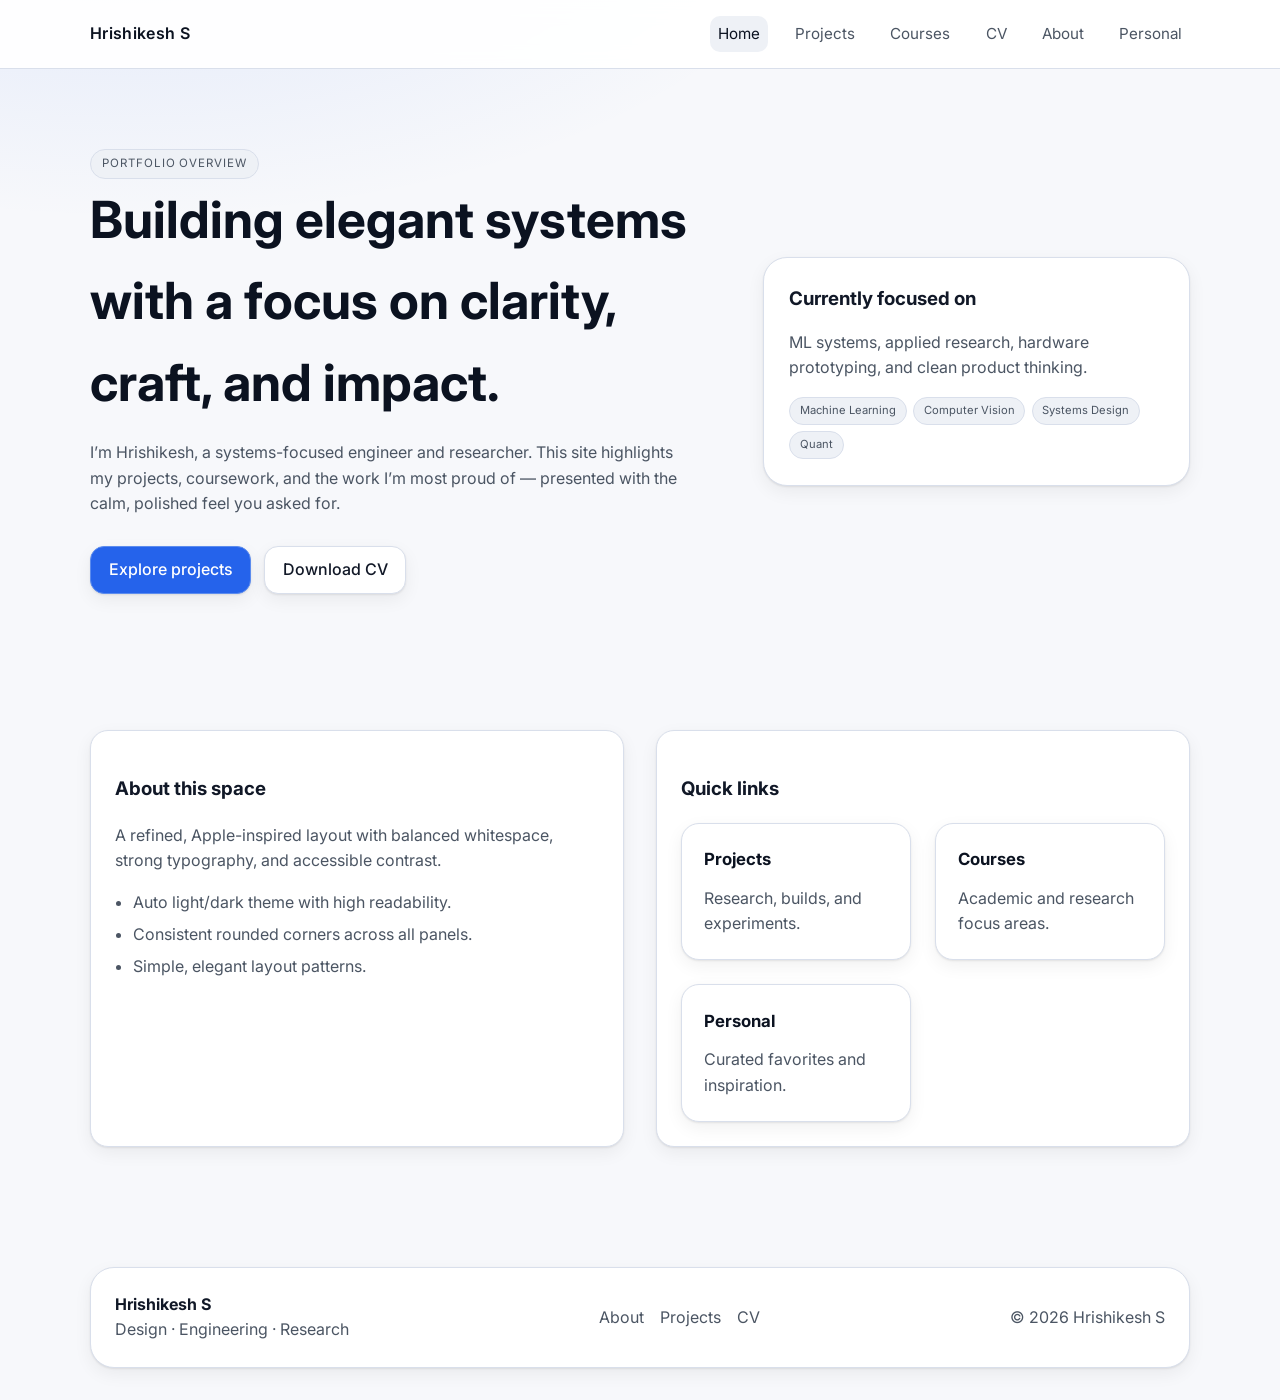
<file: index.html>
<!DOCTYPE html>
<html lang="en">
<head>
  <meta charset="UTF-8" />
  <meta name="viewport" content="width=device-width, initial-scale=1.0" />
  <title>Hrishikesh S — Home</title>
  <link rel="stylesheet" href="style.css" />
  <link rel="preconnect" href="https://fonts.googleapis.com" />
  <link rel="preconnect" href="https://fonts.gstatic.com" crossorigin />
  <link href="https://fonts.googleapis.com/css2?family=Inter:wght@300;400;500;600;700&display=swap" rel="stylesheet" />
</head>
<body>
  <nav class="navbar">
    <div class="container navbar-inner">
      <a class="nav-brand" href="index.html">Hrishikesh S</a>
      <button class="nav-toggle" aria-expanded="false" aria-label="Toggle navigation">☰</button>
      <div class="nav-menu">
        <a href="index.html">Home</a>
        <a href="projects.html">Projects</a>
        <a href="courses.html">Courses</a>
        <a href="cv.html">CV</a>
        <a href="about.html">About</a>
        <a href="personal.html">Personal</a>
      </div>
    </div>
  </nav>

  <main>
    <section class="hero">
      <div class="container hero-grid">
        <div>
          <span class="pill">Portfolio Overview</span>
          <h1 class="hero-title">Building elegant systems with a focus on clarity, craft, and impact.</h1>
          <p class="hero-sub">I’m Hrishikesh, a systems-focused engineer and researcher. This site highlights my projects, coursework, and the work I’m most proud of — presented with the calm, polished feel you asked for.</p>
          <div class="hero-actions">
            <a class="btn btn-primary" href="projects.html">Explore projects</a>
            <a class="btn" href="resume.pdf">Download CV</a>
          </div>
        </div>
        <div class="hero-card">
          <h3>Currently focused on</h3>
          <p class="muted">ML systems, applied research, hardware prototyping, and clean product thinking.</p>
          <div class="tag-list" style="margin-top:1rem">
            <span class="tag">Machine Learning</span>
            <span class="tag">Computer Vision</span>
            <span class="tag">Systems Design</span>
            <span class="tag">Quant</span>
          </div>
        </div>
      </div>
    </section>

    <section class="section">
      <div class="container split">
        <div class="surface reveal">
          <h3>About this space</h3>
          <p class="muted">A refined, Apple-inspired layout with balanced whitespace, strong typography, and accessible contrast.</p>
          <ul class="list">
            <li>Auto light/dark theme with high readability.</li>
            <li>Consistent rounded corners across all panels.</li>
            <li>Simple, elegant layout patterns.</li>
          </ul>
        </div>
        <div class="surface reveal">
          <h3>Quick links</h3>
          <div class="card-grid">
            <a class="card" href="projects.html">
              <h3>Projects</h3>
              <p class="muted">Research, builds, and experiments.</p>
            </a>
            <a class="card" href="courses.html">
              <h3>Courses</h3>
              <p class="muted">Academic and research focus areas.</p>
            </a>
            <a class="card" href="personal.html">
              <h3>Personal</h3>
              <p class="muted">Curated favorites and inspiration.</p>
            </a>
          </div>
        </div>
      </div>
    </section>
  </main>

  <footer class="site-footer">
    <div class="container footer-inner">
      <div>
        <strong>Hrishikesh S</strong>
        <div class="muted">Design · Engineering · Research</div>
      </div>
      <div class="footer-links">
        <a href="about.html">About</a>
        <a href="projects.html">Projects</a>
        <a href="cv.html">CV</a>
      </div>
      <div class="muted">© <span id="year"></span> Hrishikesh S</div>
    </div>
  </footer>

  <script src="script.js"></script>
</body>
</html>
</file>
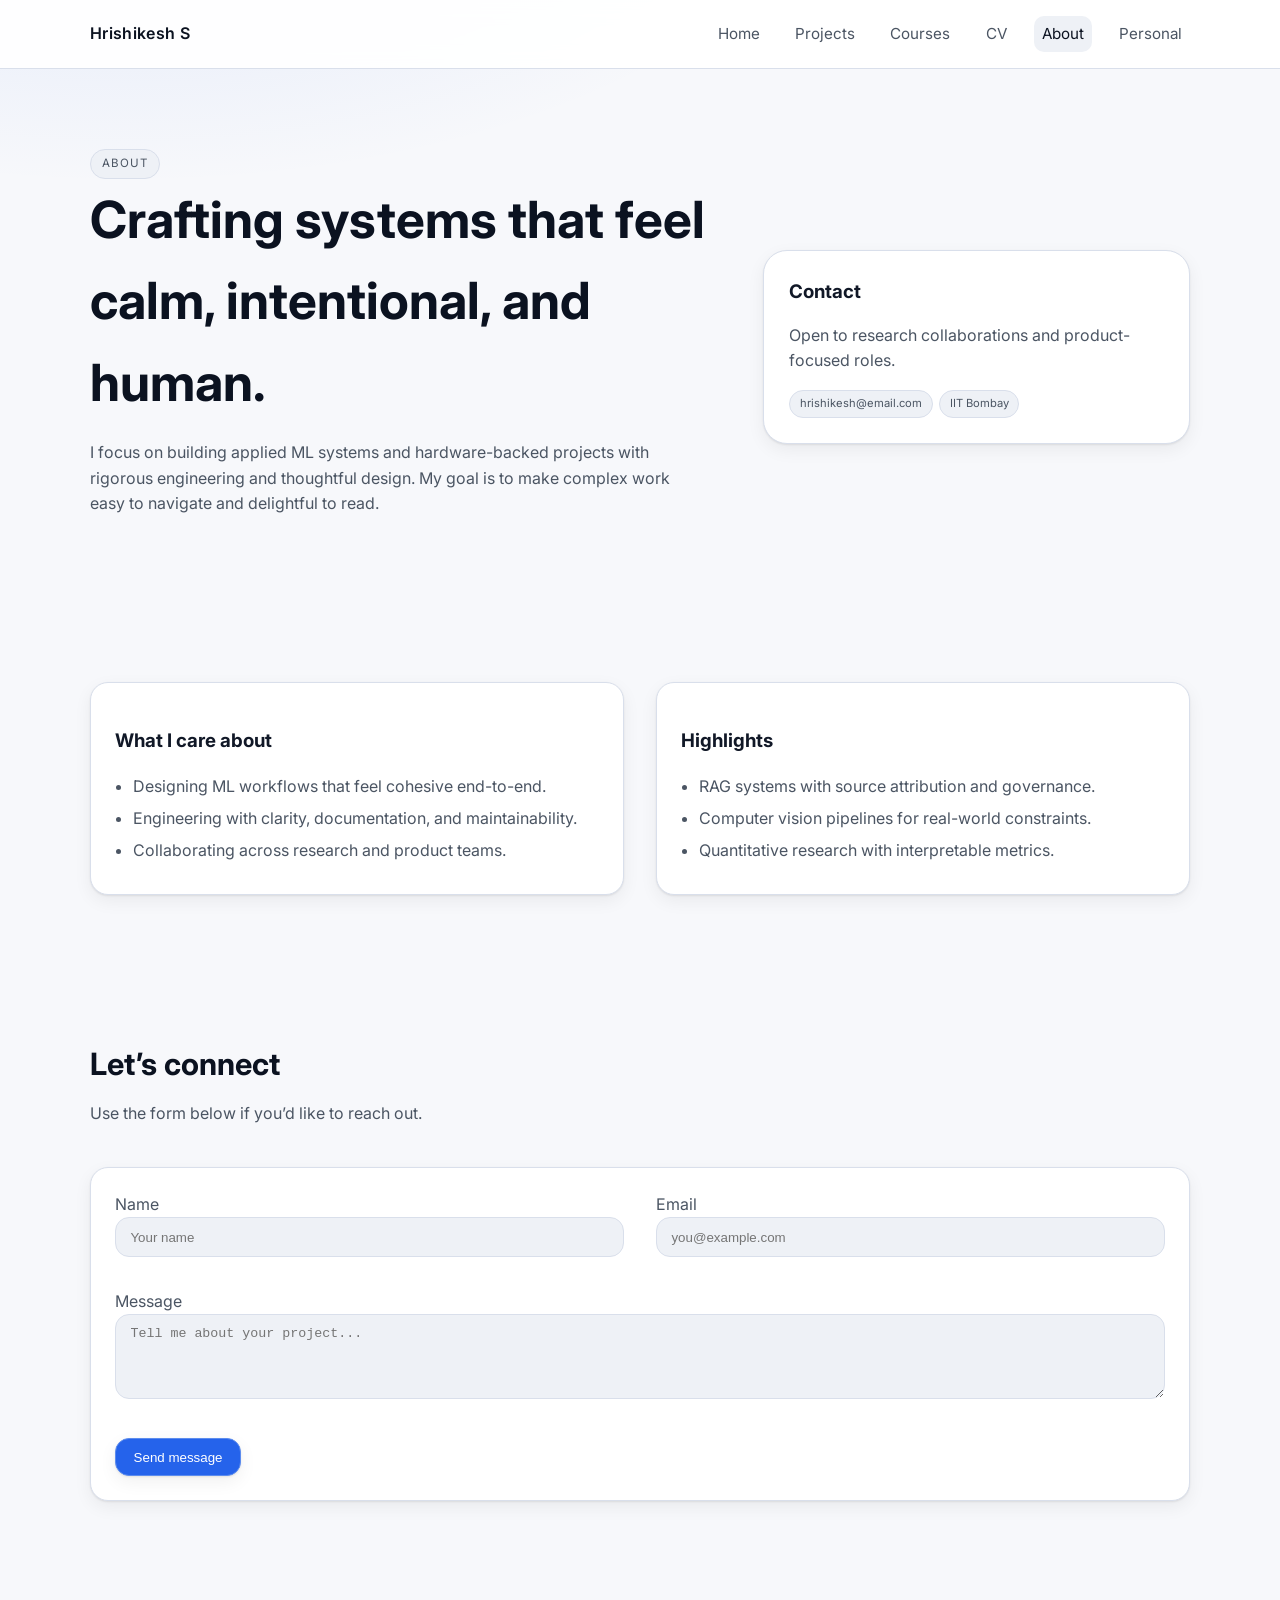
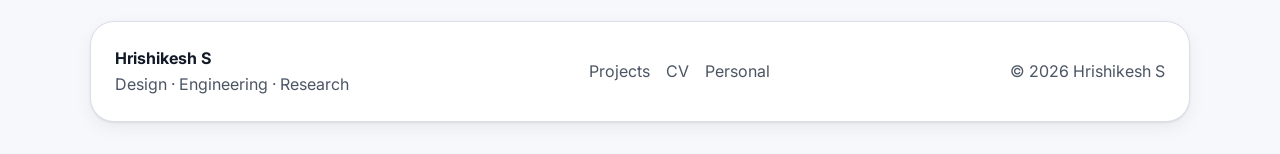
<file: about.html>
<!DOCTYPE html>
<html lang="en">
<head>
  <meta charset="UTF-8" />
  <meta name="viewport" content="width=device-width, initial-scale=1.0" />
  <title>Hrishikesh S — About</title>
  <link rel="stylesheet" href="style.css" />
  <link rel="preconnect" href="https://fonts.googleapis.com" />
  <link rel="preconnect" href="https://fonts.gstatic.com" crossorigin />
  <link href="https://fonts.googleapis.com/css2?family=Inter:wght@300;400;500;600;700&display=swap" rel="stylesheet" />
</head>
<body>
  <nav class="navbar">
    <div class="container navbar-inner">
      <a class="nav-brand" href="index.html">Hrishikesh S</a>
      <button class="nav-toggle" aria-expanded="false" aria-label="Toggle navigation">☰</button>
      <div class="nav-menu">
        <a href="index.html">Home</a>
        <a href="projects.html">Projects</a>
        <a href="courses.html">Courses</a>
        <a href="cv.html">CV</a>
        <a href="about.html">About</a>
        <a href="personal.html">Personal</a>
      </div>
    </div>
  </nav>

  <main>
    <section class="hero">
      <div class="container hero-grid">
        <div>
          <span class="pill">About</span>
          <h1 class="hero-title">Crafting systems that feel calm, intentional, and human.</h1>
          <p class="hero-sub">I focus on building applied ML systems and hardware-backed projects with rigorous engineering and thoughtful design. My goal is to make complex work easy to navigate and delightful to read.</p>
        </div>
        <div class="hero-card">
          <h3>Contact</h3>
          <p class="muted">Open to research collaborations and product-focused roles.</p>
          <div class="tag-list" style="margin-top:1rem">
            <span class="tag">hrishikesh@email.com</span>
            <span class="tag">IIT Bombay</span>
          </div>
        </div>
      </div>
    </section>

    <section class="section">
      <div class="container split">
        <div class="surface reveal">
          <h3>What I care about</h3>
          <ul class="list">
            <li>Designing ML workflows that feel cohesive end-to-end.</li>
            <li>Engineering with clarity, documentation, and maintainability.</li>
            <li>Collaborating across research and product teams.</li>
          </ul>
        </div>
        <div class="surface reveal">
          <h3>Highlights</h3>
          <ul class="list">
            <li>RAG systems with source attribution and governance.</li>
            <li>Computer vision pipelines for real-world constraints.</li>
            <li>Quantitative research with interpretable metrics.</li>
          </ul>
        </div>
      </div>
    </section>

    <section class="section">
      <div class="container">
        <div class="section-header">
          <h2>Let’s connect</h2>
          <p class="muted">Use the form below if you’d like to reach out.</p>
        </div>
        <div class="surface reveal">
          <form class="split">
            <div>
              <label class="muted">Name</label>
              <input class="input" type="text" placeholder="Your name" />
            </div>
            <div>
              <label class="muted">Email</label>
              <input class="input" type="email" placeholder="you@example.com" />
            </div>
            <div style="grid-column:1/-1">
              <label class="muted">Message</label>
              <textarea rows="4" placeholder="Tell me about your project..."></textarea>
            </div>
            <div style="grid-column:1/-1">
              <button class="btn btn-primary" type="button">Send message</button>
            </div>
          </form>
        </div>
      </div>
    </section>
  </main>

  <footer class="site-footer">
    <div class="container footer-inner">
      <div>
        <strong>Hrishikesh S</strong>
        <div class="muted">Design · Engineering · Research</div>
      </div>
      <div class="footer-links">
        <a href="projects.html">Projects</a>
        <a href="cv.html">CV</a>
        <a href="personal.html">Personal</a>
      </div>
      <div class="muted">© <span id="year"></span> Hrishikesh S</div>
    </div>
  </footer>

  <script src="script.js"></script>
</body>
</html>
</file>
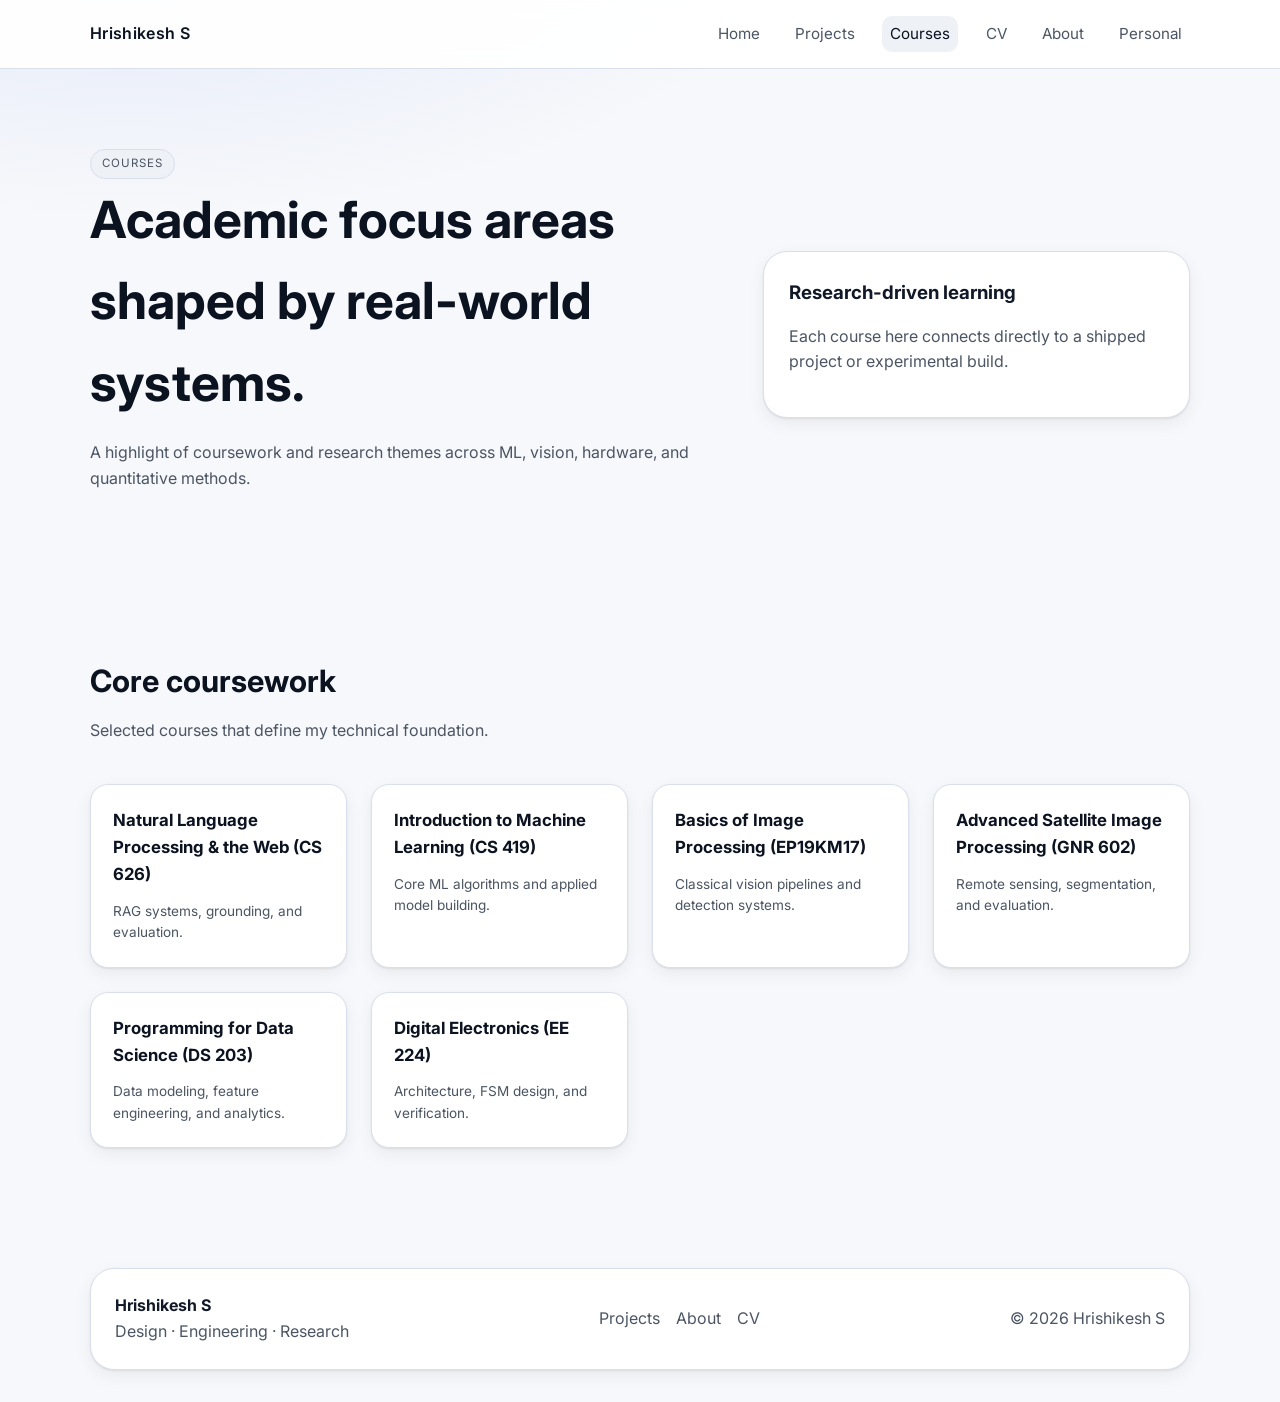
<file: courses.html>
<!DOCTYPE html>
<html lang="en">
<head>
  <meta charset="UTF-8" />
  <meta name="viewport" content="width=device-width, initial-scale=1.0" />
  <title>Hrishikesh S — Courses</title>
  <link rel="stylesheet" href="style.css" />
  <link rel="preconnect" href="https://fonts.googleapis.com" />
  <link rel="preconnect" href="https://fonts.gstatic.com" crossorigin />
  <link href="https://fonts.googleapis.com/css2?family=Inter:wght@300;400;500;600;700&display=swap" rel="stylesheet" />
</head>
<body>
  <nav class="navbar">
    <div class="container navbar-inner">
      <a class="nav-brand" href="index.html">Hrishikesh S</a>
      <button class="nav-toggle" aria-expanded="false" aria-label="Toggle navigation">☰</button>
      <div class="nav-menu">
        <a href="index.html">Home</a>
        <a href="projects.html">Projects</a>
        <a href="courses.html">Courses</a>
        <a href="cv.html">CV</a>
        <a href="about.html">About</a>
        <a href="personal.html">Personal</a>
      </div>
    </div>
  </nav>

  <main>
    <section class="hero">
      <div class="container hero-grid">
        <div>
          <span class="pill">Courses</span>
          <h1 class="hero-title">Academic focus areas shaped by real-world systems.</h1>
          <p class="hero-sub">A highlight of coursework and research themes across ML, vision, hardware, and quantitative methods.</p>
        </div>
        <div class="hero-card">
          <h3>Research-driven learning</h3>
          <p class="muted">Each course here connects directly to a shipped project or experimental build.</p>
        </div>
      </div>
    </section>

    <section class="section">
      <div class="container">
        <div class="section-header">
          <h2>Core coursework</h2>
          <p class="muted">Selected courses that define my technical foundation.</p>
        </div>
        <div class="card-grid">
          <article class="card reveal">
            <h3>Natural Language Processing & the Web (CS 626)</h3>
            <p class="card-meta">RAG systems, grounding, and evaluation.</p>
          </article>
          <article class="card reveal">
            <h3>Introduction to Machine Learning (CS 419)</h3>
            <p class="card-meta">Core ML algorithms and applied model building.</p>
          </article>
          <article class="card reveal">
            <h3>Basics of Image Processing (EP19KM17)</h3>
            <p class="card-meta">Classical vision pipelines and detection systems.</p>
          </article>
          <article class="card reveal">
            <h3>Advanced Satellite Image Processing (GNR 602)</h3>
            <p class="card-meta">Remote sensing, segmentation, and evaluation.</p>
          </article>
          <article class="card reveal">
            <h3>Programming for Data Science (DS 203)</h3>
            <p class="card-meta">Data modeling, feature engineering, and analytics.</p>
          </article>
          <article class="card reveal">
            <h3>Digital Electronics (EE 224)</h3>
            <p class="card-meta">Architecture, FSM design, and verification.</p>
          </article>
        </div>
      </div>
    </section>
  </main>

  <footer class="site-footer">
    <div class="container footer-inner">
      <div>
        <strong>Hrishikesh S</strong>
        <div class="muted">Design · Engineering · Research</div>
      </div>
      <div class="footer-links">
        <a href="projects.html">Projects</a>
        <a href="about.html">About</a>
        <a href="cv.html">CV</a>
      </div>
      <div class="muted">© <span id="year"></span> Hrishikesh S</div>
    </div>
  </footer>

  <script src="script.js"></script>
</body>
</html>
</file>
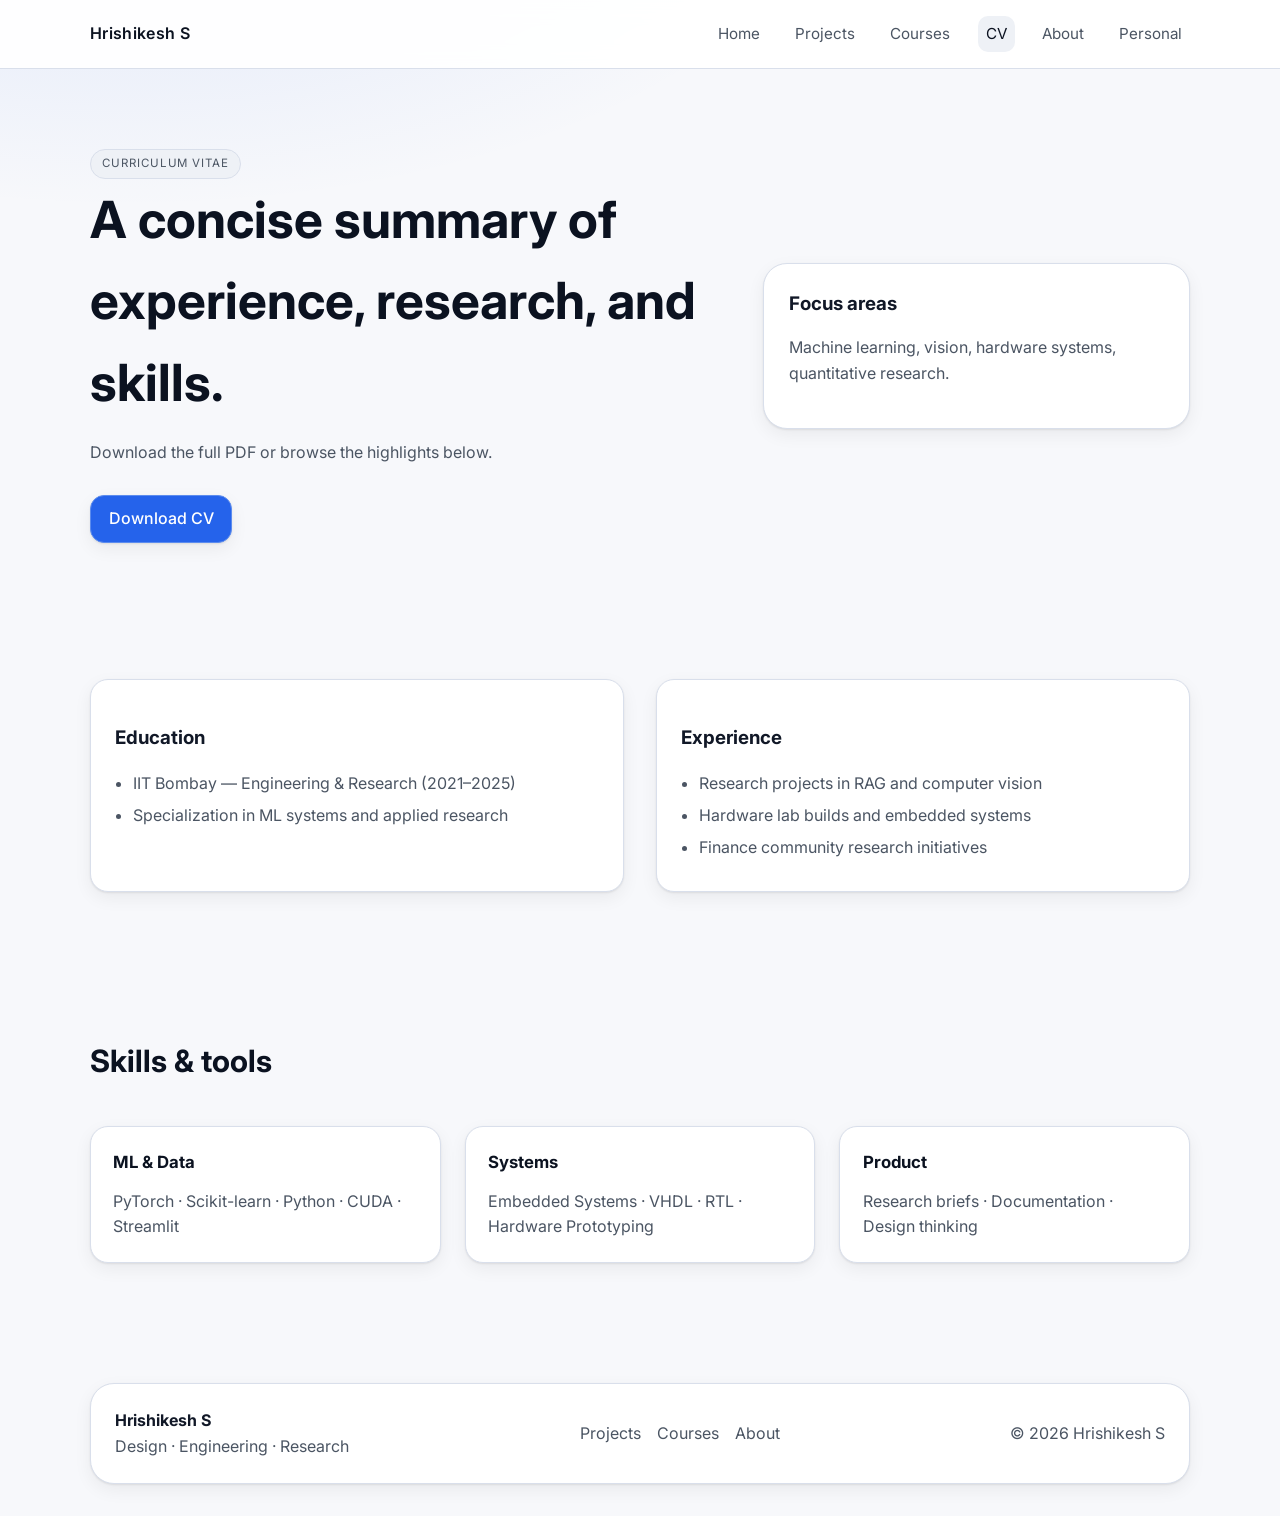
<file: cv.html>
<!DOCTYPE html>
<html lang="en">
<head>
  <meta charset="UTF-8" />
  <meta name="viewport" content="width=device-width, initial-scale=1.0" />
  <title>Hrishikesh S — CV</title>
  <link rel="stylesheet" href="style.css" />
  <link rel="preconnect" href="https://fonts.googleapis.com" />
  <link rel="preconnect" href="https://fonts.gstatic.com" crossorigin />
  <link href="https://fonts.googleapis.com/css2?family=Inter:wght@300;400;500;600;700&display=swap" rel="stylesheet" />
</head>
<body>
  <nav class="navbar">
    <div class="container navbar-inner">
      <a class="nav-brand" href="index.html">Hrishikesh S</a>
      <button class="nav-toggle" aria-expanded="false" aria-label="Toggle navigation">☰</button>
      <div class="nav-menu">
        <a href="index.html">Home</a>
        <a href="projects.html">Projects</a>
        <a href="courses.html">Courses</a>
        <a href="cv.html">CV</a>
        <a href="about.html">About</a>
        <a href="personal.html">Personal</a>
      </div>
    </div>
  </nav>

  <main>
    <section class="hero">
      <div class="container hero-grid">
        <div>
          <span class="pill">Curriculum Vitae</span>
          <h1 class="hero-title">A concise summary of experience, research, and skills.</h1>
          <p class="hero-sub">Download the full PDF or browse the highlights below.</p>
          <div class="hero-actions">
            <a class="btn btn-primary" href="resume.pdf">Download CV</a>
          </div>
        </div>
        <div class="hero-card">
          <h3>Focus areas</h3>
          <p class="muted">Machine learning, vision, hardware systems, quantitative research.</p>
        </div>
      </div>
    </section>

    <section class="section">
      <div class="container split">
        <div class="surface reveal">
          <h3>Education</h3>
          <ul class="list">
            <li>IIT Bombay — Engineering & Research (2021–2025)</li>
            <li>Specialization in ML systems and applied research</li>
          </ul>
        </div>
        <div class="surface reveal">
          <h3>Experience</h3>
          <ul class="list">
            <li>Research projects in RAG and computer vision</li>
            <li>Hardware lab builds and embedded systems</li>
            <li>Finance community research initiatives</li>
          </ul>
        </div>
      </div>
    </section>

    <section class="section">
      <div class="container">
        <div class="section-header">
          <h2>Skills & tools</h2>
        </div>
        <div class="card-grid">
          <div class="card reveal">
            <h3>ML & Data</h3>
            <p class="muted">PyTorch · Scikit-learn · Python · CUDA · Streamlit</p>
          </div>
          <div class="card reveal">
            <h3>Systems</h3>
            <p class="muted">Embedded Systems · VHDL · RTL · Hardware Prototyping</p>
          </div>
          <div class="card reveal">
            <h3>Product</h3>
            <p class="muted">Research briefs · Documentation · Design thinking</p>
          </div>
        </div>
      </div>
    </section>
  </main>

  <footer class="site-footer">
    <div class="container footer-inner">
      <div>
        <strong>Hrishikesh S</strong>
        <div class="muted">Design · Engineering · Research</div>
      </div>
      <div class="footer-links">
        <a href="projects.html">Projects</a>
        <a href="courses.html">Courses</a>
        <a href="about.html">About</a>
      </div>
      <div class="muted">© <span id="year"></span> Hrishikesh S</div>
    </div>
  </footer>

  <script src="script.js"></script>
</body>
</html>
</file>
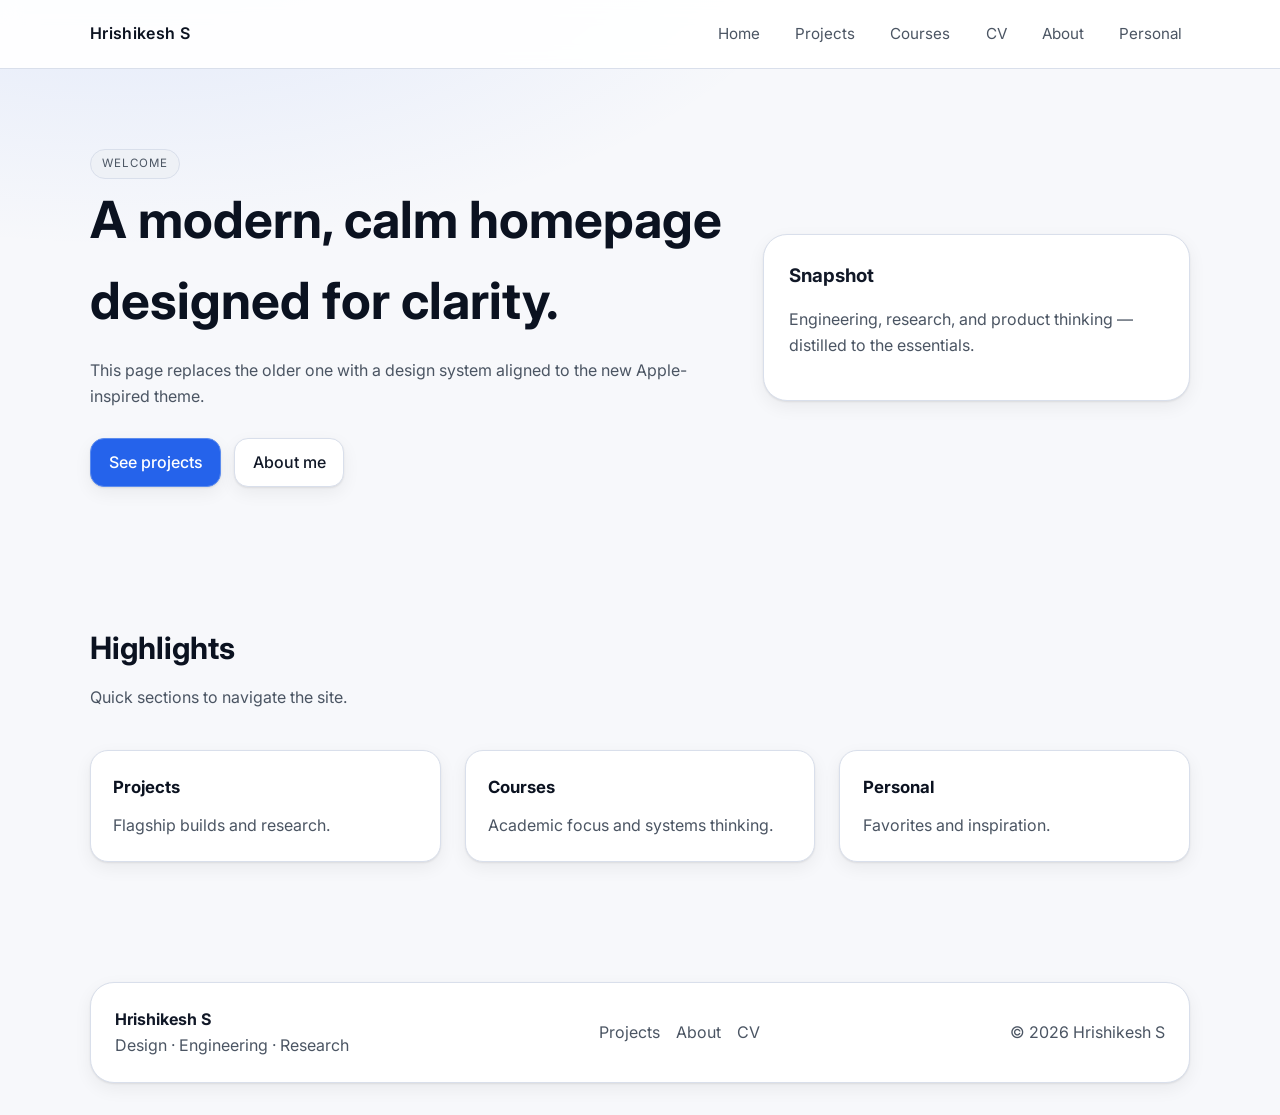
<file: home.html>
<!DOCTYPE html>
<html lang="en">
<head>
  <meta charset="UTF-8" />
  <meta name="viewport" content="width=device-width, initial-scale=1.0" />
  <title>Hrishikesh S — Home</title>
  <link rel="stylesheet" href="style.css" />
  <link rel="preconnect" href="https://fonts.googleapis.com" />
  <link rel="preconnect" href="https://fonts.gstatic.com" crossorigin />
  <link href="https://fonts.googleapis.com/css2?family=Inter:wght@300;400;500;600;700&display=swap" rel="stylesheet" />
</head>
<body>
  <nav class="navbar">
    <div class="container navbar-inner">
      <a class="nav-brand" href="index.html">Hrishikesh S</a>
      <button class="nav-toggle" aria-expanded="false" aria-label="Toggle navigation">☰</button>
      <div class="nav-menu">
        <a href="index.html">Home</a>
        <a href="projects.html">Projects</a>
        <a href="courses.html">Courses</a>
        <a href="cv.html">CV</a>
        <a href="about.html">About</a>
        <a href="personal.html">Personal</a>
      </div>
    </div>
  </nav>

  <main>
    <section class="hero">
      <div class="container hero-grid">
        <div>
          <span class="pill">Welcome</span>
          <h1 class="hero-title">A modern, calm homepage designed for clarity.</h1>
          <p class="hero-sub">This page replaces the older one with a design system aligned to the new Apple-inspired theme.</p>
          <div class="hero-actions">
            <a class="btn btn-primary" href="projects.html">See projects</a>
            <a class="btn" href="about.html">About me</a>
          </div>
        </div>
        <div class="hero-card">
          <h3>Snapshot</h3>
          <p class="muted">Engineering, research, and product thinking — distilled to the essentials.</p>
        </div>
      </div>
    </section>

    <section class="section">
      <div class="container">
        <div class="section-header">
          <h2>Highlights</h2>
          <p class="muted">Quick sections to navigate the site.</p>
        </div>
        <div class="card-grid">
          <a class="card reveal" href="projects.html"><h3>Projects</h3><p class="muted">Flagship builds and research.</p></a>
          <a class="card reveal" href="courses.html"><h3>Courses</h3><p class="muted">Academic focus and systems thinking.</p></a>
          <a class="card reveal" href="personal.html"><h3>Personal</h3><p class="muted">Favorites and inspiration.</p></a>
        </div>
      </div>
    </section>
  </main>

  <footer class="site-footer">
    <div class="container footer-inner">
      <div>
        <strong>Hrishikesh S</strong>
        <div class="muted">Design · Engineering · Research</div>
      </div>
      <div class="footer-links">
        <a href="projects.html">Projects</a>
        <a href="about.html">About</a>
        <a href="cv.html">CV</a>
      </div>
      <div class="muted">© <span id="year"></span> Hrishikesh S</div>
    </div>
  </footer>

  <script src="script.js"></script>
</body>
</html>
</file>
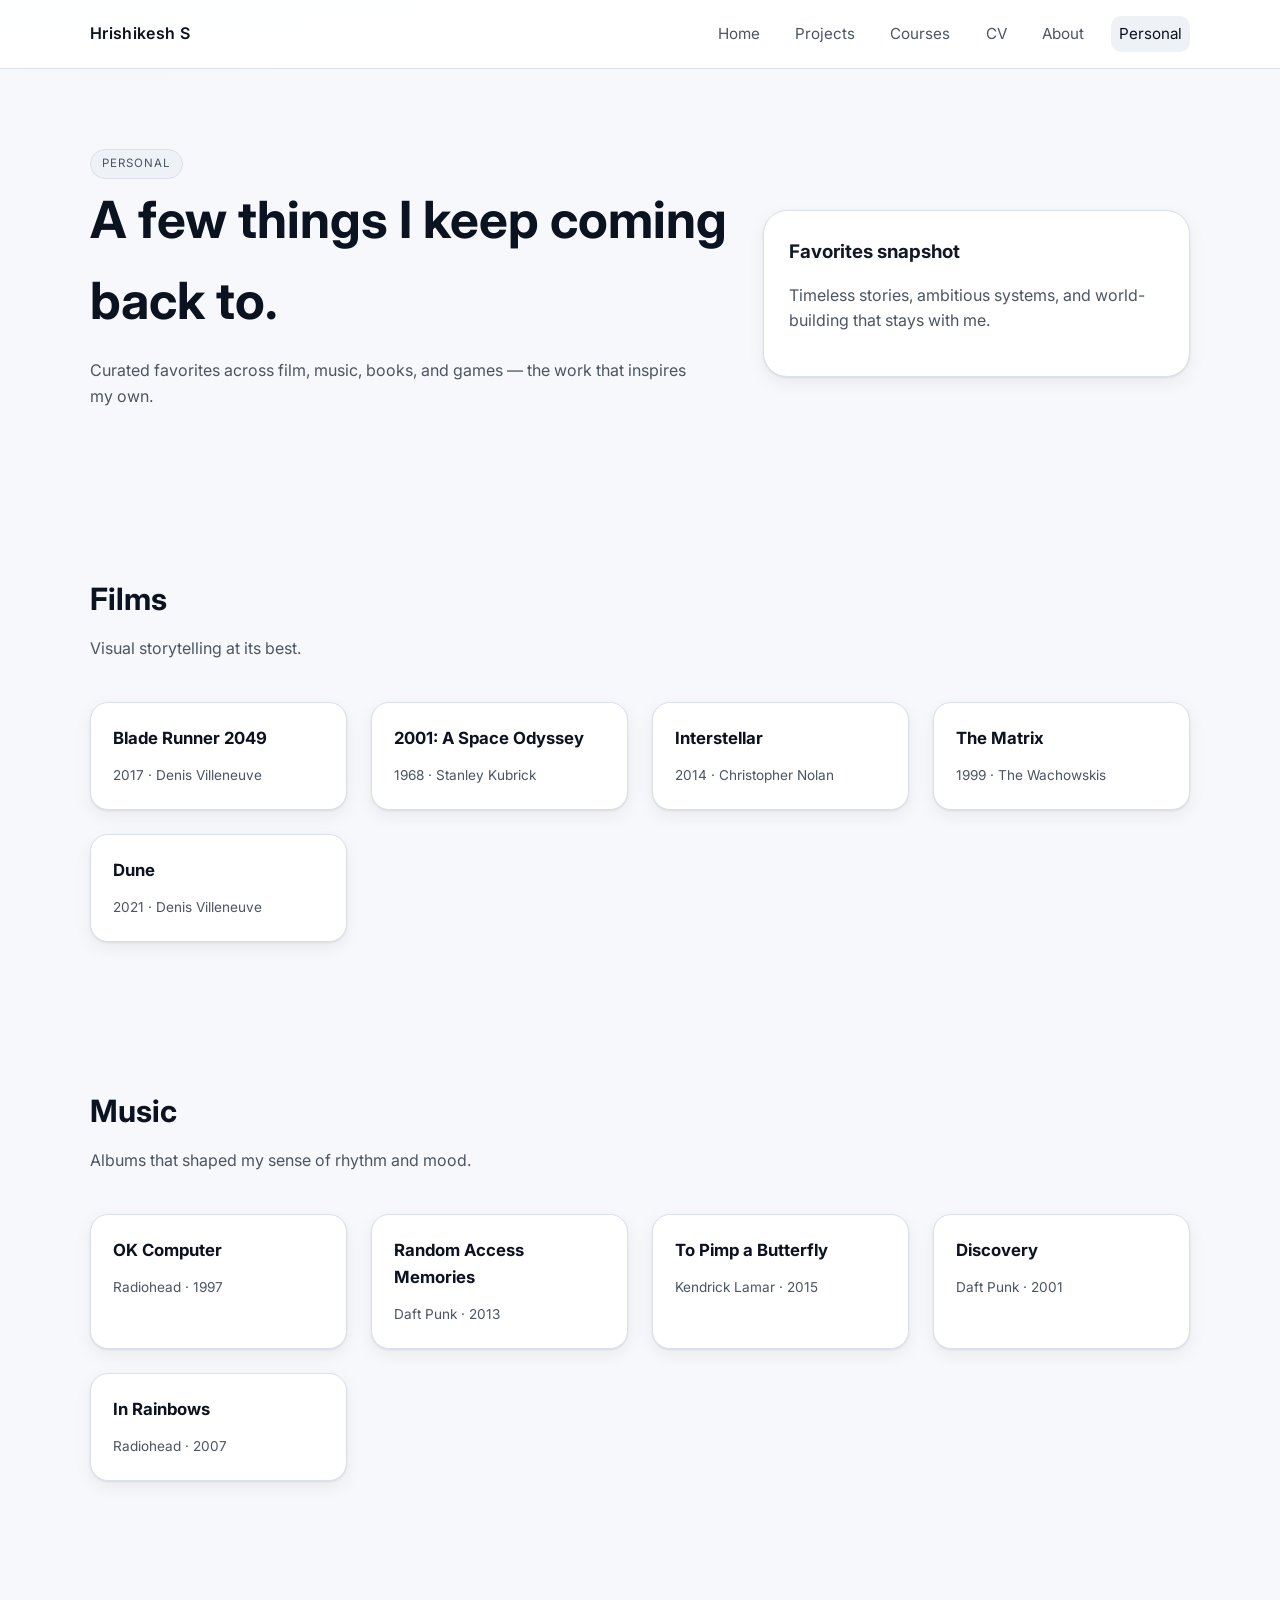
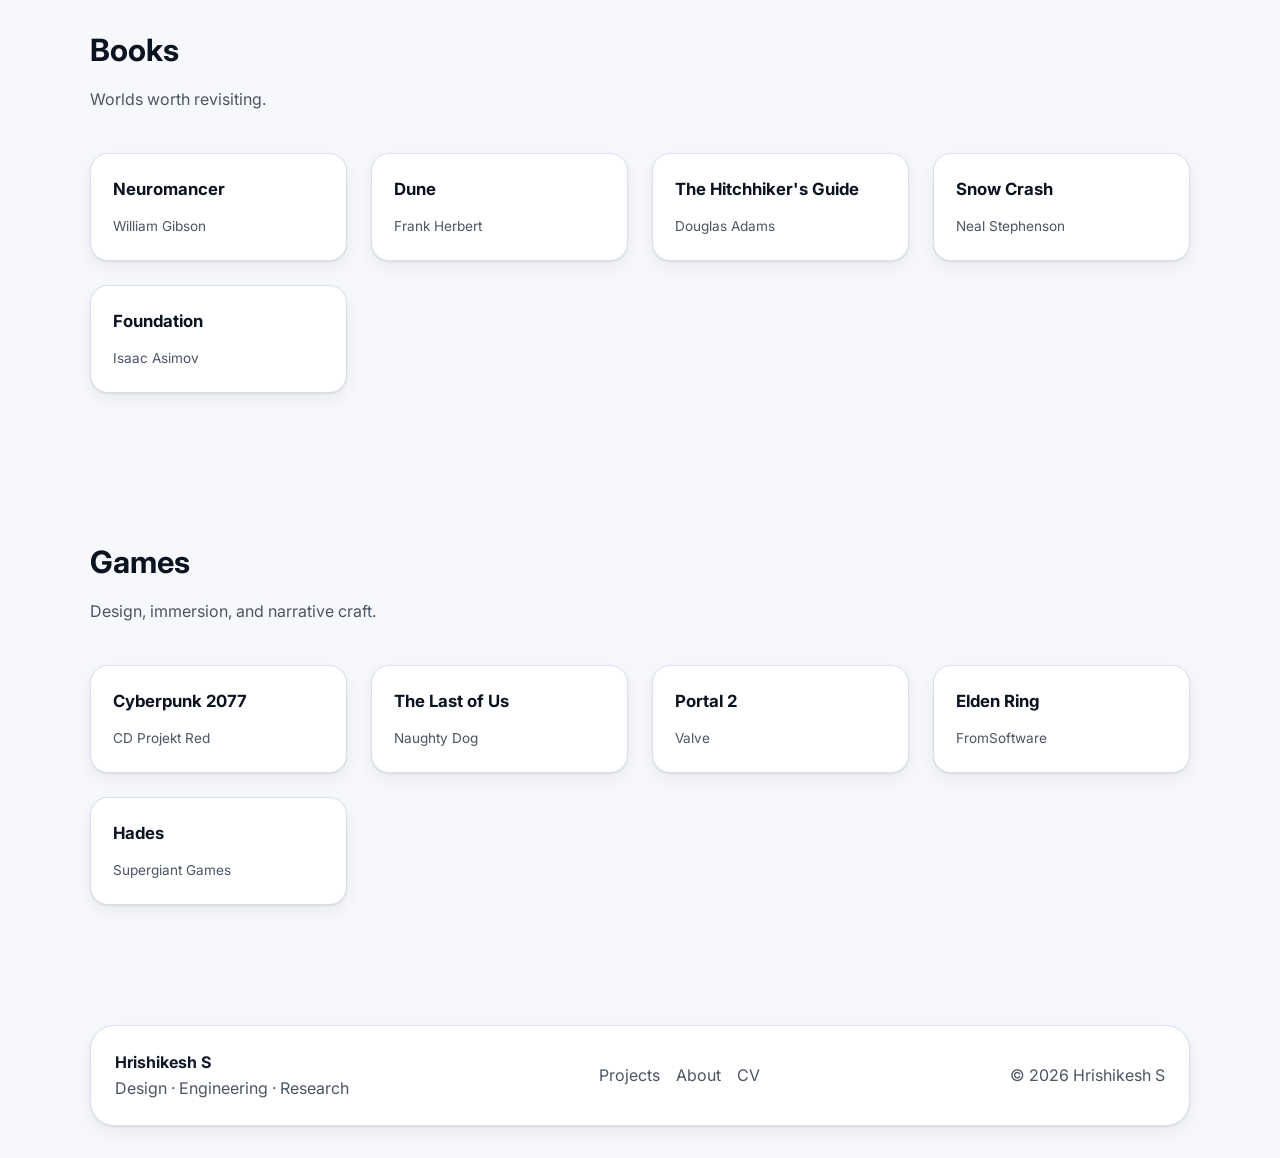
<file: personal.html>
<!DOCTYPE html>
<html lang="en">
<head>
  <meta charset="UTF-8" />
  <meta name="viewport" content="width=device-width, initial-scale=1.0" />
  <title>Hrishikesh S — Personal</title>
  <link rel="stylesheet" href="style.css" />
  <link rel="preconnect" href="https://fonts.googleapis.com" />
  <link rel="preconnect" href="https://fonts.gstatic.com" crossorigin />
  <link href="https://fonts.googleapis.com/css2?family=Inter:wght@300;400;500;600;700&display=swap" rel="stylesheet" />
</head>
<body>
  <nav class="navbar">
    <div class="container navbar-inner">
      <a class="nav-brand" href="index.html">Hrishikesh S</a>
      <button class="nav-toggle" aria-expanded="false" aria-label="Toggle navigation">☰</button>
      <div class="nav-menu">
        <a href="index.html">Home</a>
        <a href="projects.html">Projects</a>
        <a href="courses.html">Courses</a>
        <a href="cv.html">CV</a>
        <a href="about.html">About</a>
        <a href="personal.html">Personal</a>
      </div>
    </div>
  </nav>

  <main>
    <section class="hero">
      <div class="container hero-grid">
        <div>
          <span class="pill">Personal</span>
          <h1 class="hero-title">A few things I keep coming back to.</h1>
          <p class="hero-sub">Curated favorites across film, music, books, and games — the work that inspires my own.</p>
        </div>
        <div class="hero-card">
          <h3>Favorites snapshot</h3>
          <p class="muted">Timeless stories, ambitious systems, and world-building that stays with me.</p>
        </div>
      </div>
    </section>

    <section class="section">
      <div class="container">
        <div class="section-header">
          <h2>Films</h2>
          <p class="muted">Visual storytelling at its best.</p>
        </div>
        <div class="card-grid">
          <div class="card reveal"><h3>Blade Runner 2049</h3><p class="card-meta">2017 · Denis Villeneuve</p></div>
          <div class="card reveal"><h3>2001: A Space Odyssey</h3><p class="card-meta">1968 · Stanley Kubrick</p></div>
          <div class="card reveal"><h3>Interstellar</h3><p class="card-meta">2014 · Christopher Nolan</p></div>
          <div class="card reveal"><h3>The Matrix</h3><p class="card-meta">1999 · The Wachowskis</p></div>
          <div class="card reveal"><h3>Dune</h3><p class="card-meta">2021 · Denis Villeneuve</p></div>
        </div>
      </div>
    </section>

    <section class="section">
      <div class="container">
        <div class="section-header">
          <h2>Music</h2>
          <p class="muted">Albums that shaped my sense of rhythm and mood.</p>
        </div>
        <div class="card-grid">
          <div class="card reveal"><h3>OK Computer</h3><p class="card-meta">Radiohead · 1997</p></div>
          <div class="card reveal"><h3>Random Access Memories</h3><p class="card-meta">Daft Punk · 2013</p></div>
          <div class="card reveal"><h3>To Pimp a Butterfly</h3><p class="card-meta">Kendrick Lamar · 2015</p></div>
          <div class="card reveal"><h3>Discovery</h3><p class="card-meta">Daft Punk · 2001</p></div>
          <div class="card reveal"><h3>In Rainbows</h3><p class="card-meta">Radiohead · 2007</p></div>
        </div>
      </div>
    </section>

    <section class="section">
      <div class="container">
        <div class="section-header">
          <h2>Books</h2>
          <p class="muted">Worlds worth revisiting.</p>
        </div>
        <div class="card-grid">
          <div class="card reveal"><h3>Neuromancer</h3><p class="card-meta">William Gibson</p></div>
          <div class="card reveal"><h3>Dune</h3><p class="card-meta">Frank Herbert</p></div>
          <div class="card reveal"><h3>The Hitchhiker's Guide</h3><p class="card-meta">Douglas Adams</p></div>
          <div class="card reveal"><h3>Snow Crash</h3><p class="card-meta">Neal Stephenson</p></div>
          <div class="card reveal"><h3>Foundation</h3><p class="card-meta">Isaac Asimov</p></div>
        </div>
      </div>
    </section>

    <section class="section">
      <div class="container">
        <div class="section-header">
          <h2>Games</h2>
          <p class="muted">Design, immersion, and narrative craft.</p>
        </div>
        <div class="card-grid">
          <div class="card reveal"><h3>Cyberpunk 2077</h3><p class="card-meta">CD Projekt Red</p></div>
          <div class="card reveal"><h3>The Last of Us</h3><p class="card-meta">Naughty Dog</p></div>
          <div class="card reveal"><h3>Portal 2</h3><p class="card-meta">Valve</p></div>
          <div class="card reveal"><h3>Elden Ring</h3><p class="card-meta">FromSoftware</p></div>
          <div class="card reveal"><h3>Hades</h3><p class="card-meta">Supergiant Games</p></div>
        </div>
      </div>
    </section>
  </main>

  <footer class="site-footer">
    <div class="container footer-inner">
      <div>
        <strong>Hrishikesh S</strong>
        <div class="muted">Design · Engineering · Research</div>
      </div>
      <div class="footer-links">
        <a href="projects.html">Projects</a>
        <a href="about.html">About</a>
        <a href="cv.html">CV</a>
      </div>
      <div class="muted">© <span id="year"></span> Hrishikesh S</div>
    </div>
  </footer>

  <script src="script.js"></script>
</body>
</html>
</file>
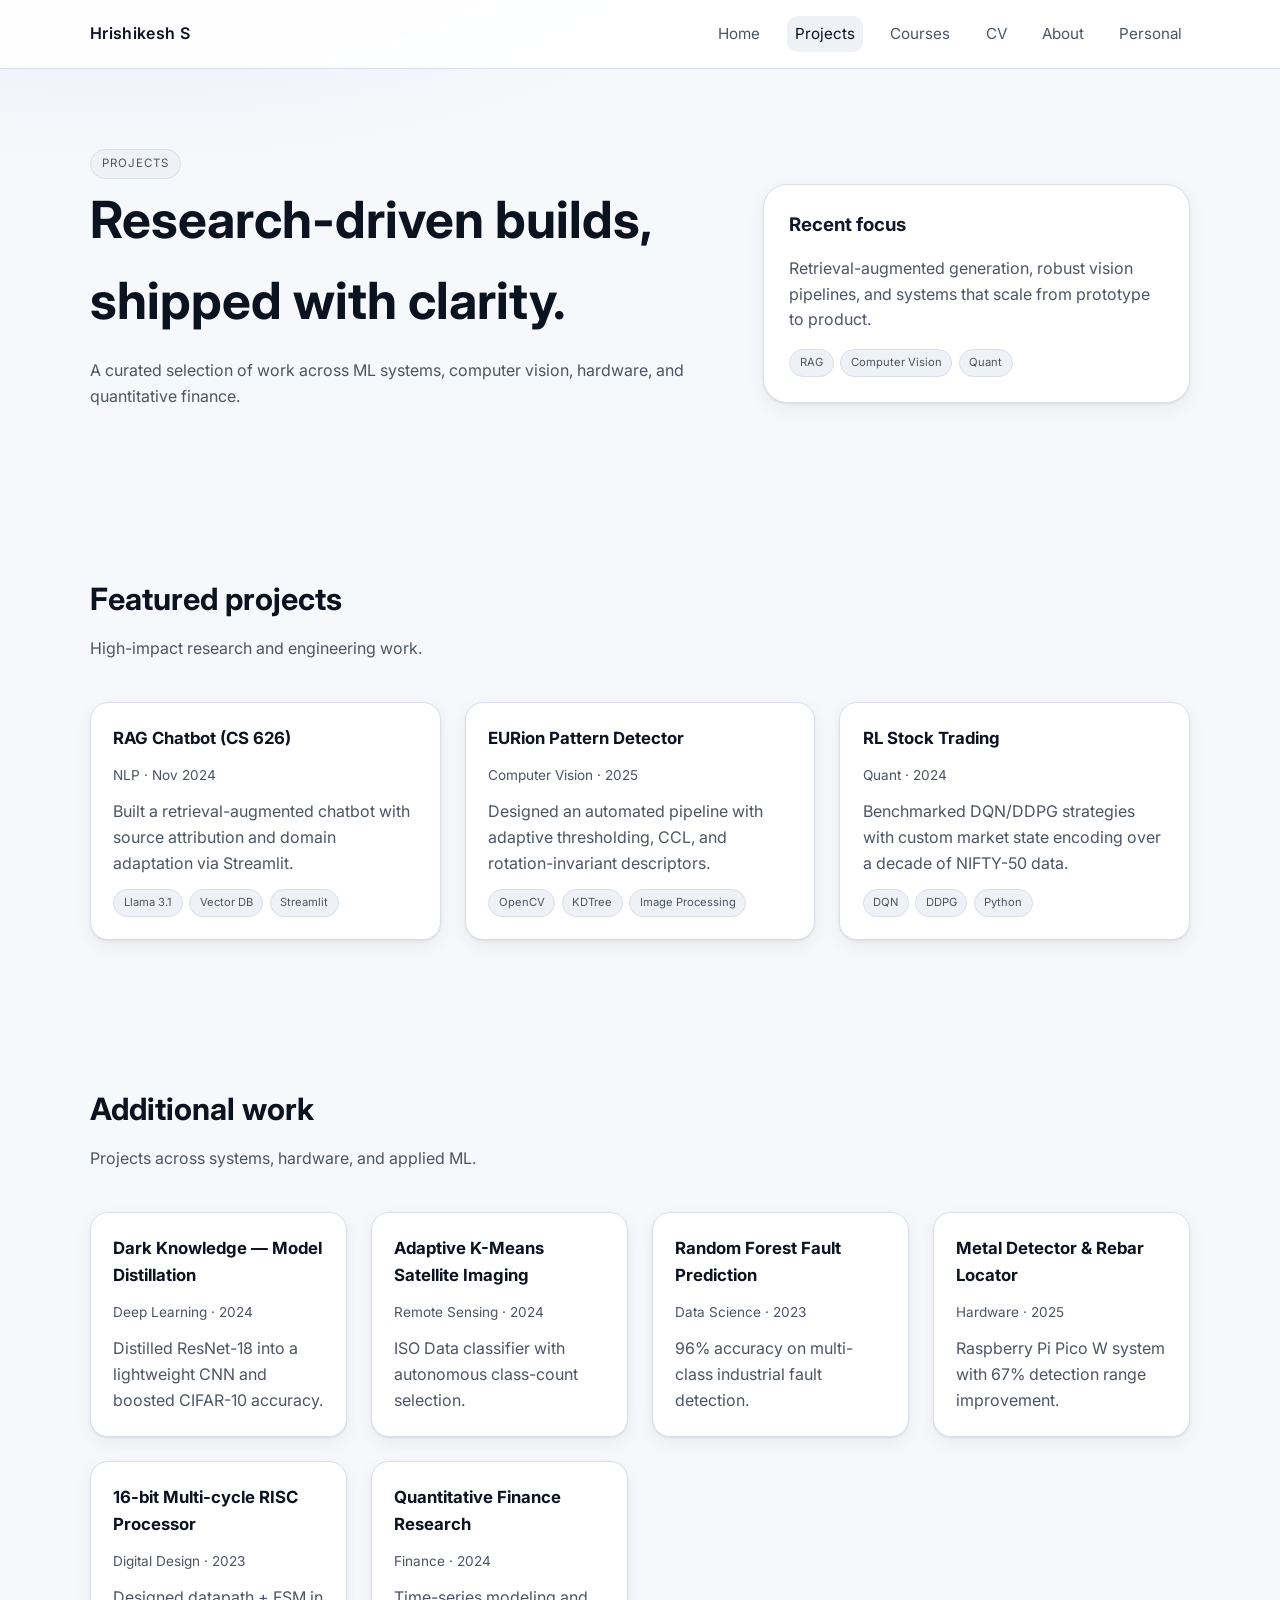
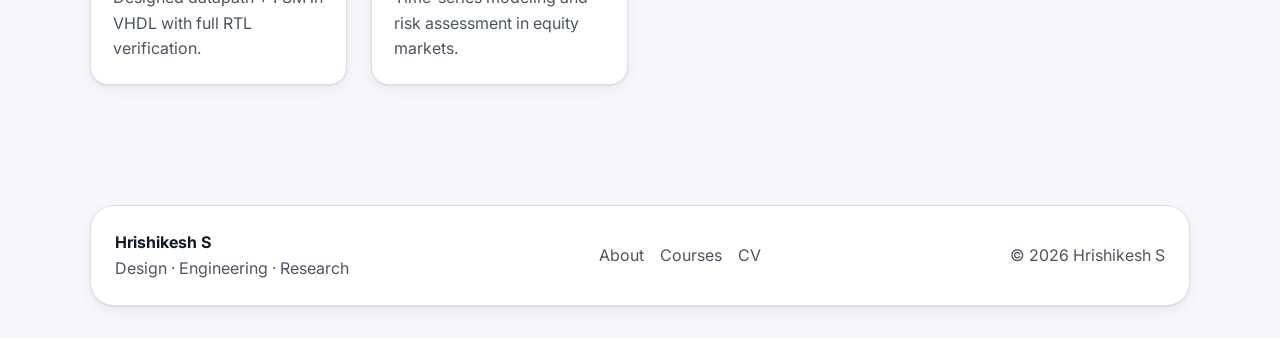
<file: projects.html>
<!DOCTYPE html>
<html lang="en">
<head>
  <meta charset="UTF-8" />
  <meta name="viewport" content="width=device-width, initial-scale=1.0" />
  <title>Hrishikesh S — Projects</title>
  <link rel="stylesheet" href="style.css" />
  <link rel="preconnect" href="https://fonts.googleapis.com" />
  <link rel="preconnect" href="https://fonts.gstatic.com" crossorigin />
  <link href="https://fonts.googleapis.com/css2?family=Inter:wght@300;400;500;600;700&display=swap" rel="stylesheet" />
</head>
<body>
  <nav class="navbar">
    <div class="container navbar-inner">
      <a class="nav-brand" href="index.html">Hrishikesh S</a>
      <button class="nav-toggle" aria-expanded="false" aria-label="Toggle navigation">☰</button>
      <div class="nav-menu">
        <a href="index.html">Home</a>
        <a href="projects.html">Projects</a>
        <a href="courses.html">Courses</a>
        <a href="cv.html">CV</a>
        <a href="about.html">About</a>
        <a href="personal.html">Personal</a>
      </div>
    </div>
  </nav>

  <main>
    <section class="hero">
      <div class="container hero-grid">
        <div>
          <span class="pill">Projects</span>
          <h1 class="hero-title">Research-driven builds, shipped with clarity.</h1>
          <p class="hero-sub">A curated selection of work across ML systems, computer vision, hardware, and quantitative finance.</p>
        </div>
        <div class="hero-card">
          <h3>Recent focus</h3>
          <p class="muted">Retrieval-augmented generation, robust vision pipelines, and systems that scale from prototype to product.</p>
          <div class="tag-list" style="margin-top:1rem">
            <span class="tag">RAG</span>
            <span class="tag">Computer Vision</span>
            <span class="tag">Quant</span>
          </div>
        </div>
      </div>
    </section>

    <section class="section">
      <div class="container">
        <div class="section-header">
          <h2>Featured projects</h2>
          <p class="muted">High-impact research and engineering work.</p>
        </div>
        <div class="card-grid">
          <article class="card reveal">
            <h3>RAG Chatbot (CS 626)</h3>
            <p class="card-meta">NLP · Nov 2024</p>
            <p>Built a retrieval-augmented chatbot with source attribution and domain adaptation via Streamlit.</p>
            <div class="tag-list">
              <span class="tag">Llama 3.1</span>
              <span class="tag">Vector DB</span>
              <span class="tag">Streamlit</span>
            </div>
          </article>
          <article class="card reveal">
            <h3>EURion Pattern Detector</h3>
            <p class="card-meta">Computer Vision · 2025</p>
            <p>Designed an automated pipeline with adaptive thresholding, CCL, and rotation-invariant descriptors.</p>
            <div class="tag-list">
              <span class="tag">OpenCV</span>
              <span class="tag">KDTree</span>
              <span class="tag">Image Processing</span>
            </div>
          </article>
          <article class="card reveal">
            <h3>RL Stock Trading</h3>
            <p class="card-meta">Quant · 2024</p>
            <p>Benchmarked DQN/DDPG strategies with custom market state encoding over a decade of NIFTY-50 data.</p>
            <div class="tag-list">
              <span class="tag">DQN</span>
              <span class="tag">DDPG</span>
              <span class="tag">Python</span>
            </div>
          </article>
        </div>
      </div>
    </section>

    <section class="section">
      <div class="container">
        <div class="section-header">
          <h2>Additional work</h2>
          <p class="muted">Projects across systems, hardware, and applied ML.</p>
        </div>
        <div class="card-grid">
          <article class="card reveal">
            <h3>Dark Knowledge — Model Distillation</h3>
            <p class="card-meta">Deep Learning · 2024</p>
            <p>Distilled ResNet-18 into a lightweight CNN and boosted CIFAR-10 accuracy.</p>
          </article>
          <article class="card reveal">
            <h3>Adaptive K-Means Satellite Imaging</h3>
            <p class="card-meta">Remote Sensing · 2024</p>
            <p>ISO Data classifier with autonomous class-count selection.</p>
          </article>
          <article class="card reveal">
            <h3>Random Forest Fault Prediction</h3>
            <p class="card-meta">Data Science · 2023</p>
            <p>96% accuracy on multi-class industrial fault detection.</p>
          </article>
          <article class="card reveal">
            <h3>Metal Detector & Rebar Locator</h3>
            <p class="card-meta">Hardware · 2025</p>
            <p>Raspberry Pi Pico W system with 67% detection range improvement.</p>
          </article>
          <article class="card reveal">
            <h3>16-bit Multi-cycle RISC Processor</h3>
            <p class="card-meta">Digital Design · 2023</p>
            <p>Designed datapath + FSM in VHDL with full RTL verification.</p>
          </article>
          <article class="card reveal">
            <h3>Quantitative Finance Research</h3>
            <p class="card-meta">Finance · 2024</p>
            <p>Time-series modeling and risk assessment in equity markets.</p>
          </article>
        </div>
      </div>
    </section>
  </main>

  <footer class="site-footer">
    <div class="container footer-inner">
      <div>
        <strong>Hrishikesh S</strong>
        <div class="muted">Design · Engineering · Research</div>
      </div>
      <div class="footer-links">
        <a href="about.html">About</a>
        <a href="courses.html">Courses</a>
        <a href="cv.html">CV</a>
      </div>
      <div class="muted">© <span id="year"></span> Hrishikesh S</div>
    </div>
  </footer>

  <script src="script.js"></script>
</body>
</html>
</file>
<file: style.css>
/* Minimal, accessible, auto light/dark theme */
:root {
  color-scheme: light dark;

  --radius-sm: 10px;
  --radius-md: 14px;
  --radius-lg: 18px;
  --radius-xl: 24px;

  --shadow-sm: 0 1px 2px rgba(0,0,0,0.08), 0 6px 18px rgba(0,0,0,0.06);
  --shadow-md: 0 14px 40px rgba(0,0,0,0.12);

  --font-sans: "Inter", "SF Pro Text", "Segoe UI", Roboto, "Helvetica Neue", Arial, system-ui, sans-serif;
  --font-mono: ui-monospace, SFMono-Regular, Menlo, Consolas, "Liberation Mono", monospace;

  --bg: #f7f8fb;
  --bg-elev: #ffffff;
  --bg-soft: #eef1f6;
  --text: #111827;
  --text-muted: #4b5563;
  --heading: #0b1220;
  --border: #d9dfeb;
  --accent: #2563eb;
  --accent-strong: #1d4ed8;
  --accent-contrast: #ffffff;
  --focus: #0ea5e9;
}

@media (prefers-color-scheme: dark) {
  :root {
    --bg: #0b1020;
    --bg-elev: #121a2d;
    --bg-soft: #18233b;
    --text: #e5e7eb;
    --text-muted: #9ca3af;
    --heading: #f3f4f6;
    --border: #2a3957;
    --accent: #60a5fa;
    --accent-strong: #3b82f6;
    --accent-contrast: #0b1020;
    --focus: #38bdf8;
    --shadow-sm: 0 1px 2px rgba(0,0,0,0.35), 0 8px 18px rgba(0,0,0,0.25);
    --shadow-md: 0 16px 42px rgba(0,0,0,0.35);
  }
}

* {
  box-sizing: border-box;
}

html {
  scroll-behavior: smooth;
}

body {
  margin: 0;
  background: radial-gradient(1200px 600px at 10% -10%, color-mix(in oklab, var(--accent) 12%, transparent), transparent 60%), var(--bg);
  color: var(--text);
  font-family: var(--font-sans);
  line-height: 1.6;
  font-size: 16px;
}

img {
  max-width: 100%;
  display: block;
  border-radius: var(--radius-lg);
}

a {
  color: inherit;
  text-decoration: none;
}

a:hover {
  color: var(--accent-strong);
}

p {
  color: var(--text-muted);
}

:focus-visible {
  outline: 3px solid var(--focus);
  outline-offset: 2px;
  border-radius: var(--radius-sm);
}

.container {
  width: min(1100px, 100% - 2.4rem);
  margin: 0 auto;
}

.section {
  padding: 4.5rem 0;
}

.section-header {
  max-width: 720px;
  margin-bottom: 2.5rem;
}

.section-header h2 {
  margin: 0 0 0.8rem;
  font-size: clamp(1.6rem, 2.4vw, 2.4rem);
  color: var(--heading);
}

.section-header p {
  margin: 0;
}

.muted {
  color: var(--text-muted);
}

.pill {
  display: inline-flex;
  align-items: center;
  gap: 0.4rem;
  padding: 0.3rem 0.7rem;
  border-radius: 999px;
  background: var(--bg-soft);
  border: 1px solid var(--border);
  font-size: 0.72rem;
  letter-spacing: 0.08em;
  text-transform: uppercase;
  color: var(--text-muted);
}

.navbar {
  position: sticky;
  top: 0;
  z-index: 100;
  background: color-mix(in oklab, var(--bg-elev) 92%, transparent);
  border-bottom: 1px solid var(--border);
  backdrop-filter: blur(10px);
}

.navbar-inner {
  display: flex;
  align-items: center;
  justify-content: space-between;
  padding: 1rem 0;
}

.nav-brand {
  font-weight: 600;
  color: var(--heading);
  letter-spacing: 0.02em;
}

.nav-menu {
  display: flex;
  gap: 1.2rem;
  align-items: center;
}

.nav-menu a {
  font-size: 0.95rem;
  color: var(--text-muted);
  padding: 0.35rem 0.5rem;
  border-radius: var(--radius-sm);
}

.nav-menu a.active,
.nav-menu a:hover {
  color: var(--heading);
  background: var(--bg-soft);
}

.nav-toggle {
  display: none;
  border: 1px solid var(--border);
  background: var(--bg-elev);
  border-radius: var(--radius-sm);
  padding: 0.4rem 0.6rem;
  font-size: 1rem;
  cursor: pointer;
}

.hero {
  padding: 5rem 0 4rem;
}

.hero-grid {
  display: grid;
  grid-template-columns: 1.2fr 0.8fr;
  gap: 2rem;
  align-items: center;
}

.hero-title {
  font-size: clamp(2.4rem, 4vw, 3.6rem);
  margin: 0 0 1rem;
  color: var(--heading);
}

.hero-sub {
  margin: 0 0 1.8rem;
  max-width: 60ch;
}

.hero-card {
  background: var(--bg-elev);
  border: 1px solid var(--border);
  border-radius: var(--radius-xl);
  padding: 1.6rem;
  box-shadow: var(--shadow-sm);
}

.hero-card h3 {
  margin: 0 0 0.6rem;
}

.hero-actions {
  display: flex;
  flex-wrap: wrap;
  gap: 0.8rem;
}

.btn {
  display: inline-flex;
  align-items: center;
  justify-content: center;
  gap: 0.5rem;
  padding: 0.65rem 1.1rem;
  border-radius: var(--radius-md);
  border: 1px solid var(--border);
  font-weight: 500;
  cursor: pointer;
  transition: transform 0.15s ease, box-shadow 0.2s ease, border-color 0.2s ease;
  background: var(--bg-elev);
  color: var(--text);
  box-shadow: var(--shadow-sm);
}

.btn-primary {
  background: var(--accent);
  color: var(--accent-contrast);
  border-color: color-mix(in oklab, var(--accent) 70%, var(--border));
}

.btn:hover {
  transform: translateY(-1px);
  border-color: var(--accent);
  box-shadow: var(--shadow-md);
}

.card-grid {
  display: grid;
  grid-template-columns: repeat(auto-fit, minmax(230px, 1fr));
  gap: 1.5rem;
}

.card {
  background: var(--bg-elev);
  border: 1px solid var(--border);
  border-radius: var(--radius-lg);
  padding: 1.4rem;
  box-shadow: var(--shadow-sm);
  display: flex;
  flex-direction: column;
  gap: 0.8rem;
}

.card h3 {
  margin: 0;
  color: var(--heading);
  font-size: 1.05rem;
}

.card p {
  margin: 0;
}

.card-meta {
  font-size: 0.85rem;
  color: var(--text-muted);
}

.tag-list {
  display: flex;
  flex-wrap: wrap;
  gap: 0.4rem;
}

.tag {
  padding: 0.25rem 0.6rem;
  border-radius: 999px;
  background: var(--bg-soft);
  border: 1px solid var(--border);
  font-size: 0.7rem;
  color: var(--text-muted);
}

.list {
  margin: 0;
  padding-left: 1.1rem;
  color: var(--text-muted);
}

.list li {
  margin-bottom: 0.4rem;
}

.split {
  display: grid;
  grid-template-columns: 1fr 1fr;
  gap: 2rem;
}

.surface {
  background: var(--bg-elev);
  border: 1px solid var(--border);
  border-radius: var(--radius-lg);
  padding: 1.5rem;
  box-shadow: var(--shadow-sm);
}

.input,
textarea {
  width: 100%;
  border-radius: var(--radius-md);
  border: 1px solid var(--border);
  background: var(--bg-soft);
  padding: 0.7rem 0.9rem;
  color: var(--text);
}

.site-footer {
  margin: 3rem 0 2rem;
}

.footer-inner {
  display: flex;
  flex-wrap: wrap;
  gap: 1rem;
  justify-content: space-between;
  align-items: center;
  background: var(--bg-elev);
  border: 1px solid var(--border);
  border-radius: var(--radius-xl);
  padding: 1.5rem;
  box-shadow: var(--shadow-sm);
}

.footer-links {
  display: flex;
  gap: 1rem;
  flex-wrap: wrap;
  color: var(--text-muted);
}

.reveal {
  opacity: 0;
  transform: translateY(18px);
  transition: opacity 0.6s ease, transform 0.6s ease;
}

.reveal.is-visible {
  opacity: 1;
  transform: translateY(0);
}

@media (max-width: 900px) {
  .hero-grid,
  .split {
    grid-template-columns: 1fr;
  }

  .nav-toggle {
    display: inline-flex;
  }

  .nav-menu {
    position: absolute;
    top: 100%;
    right: 1.2rem;
    flex-direction: column;
    align-items: flex-start;
    background: var(--bg-elev);
    border: 1px solid var(--border);
    border-radius: var(--radius-lg);
    padding: 0.8rem;
    box-shadow: var(--shadow-md);
    display: none;
  }

  .nav-menu.is-open {
    display: flex;
  }
}

@media (max-width: 600px) {
  .hero {
    padding-top: 3.5rem;
  }
}
</file>
